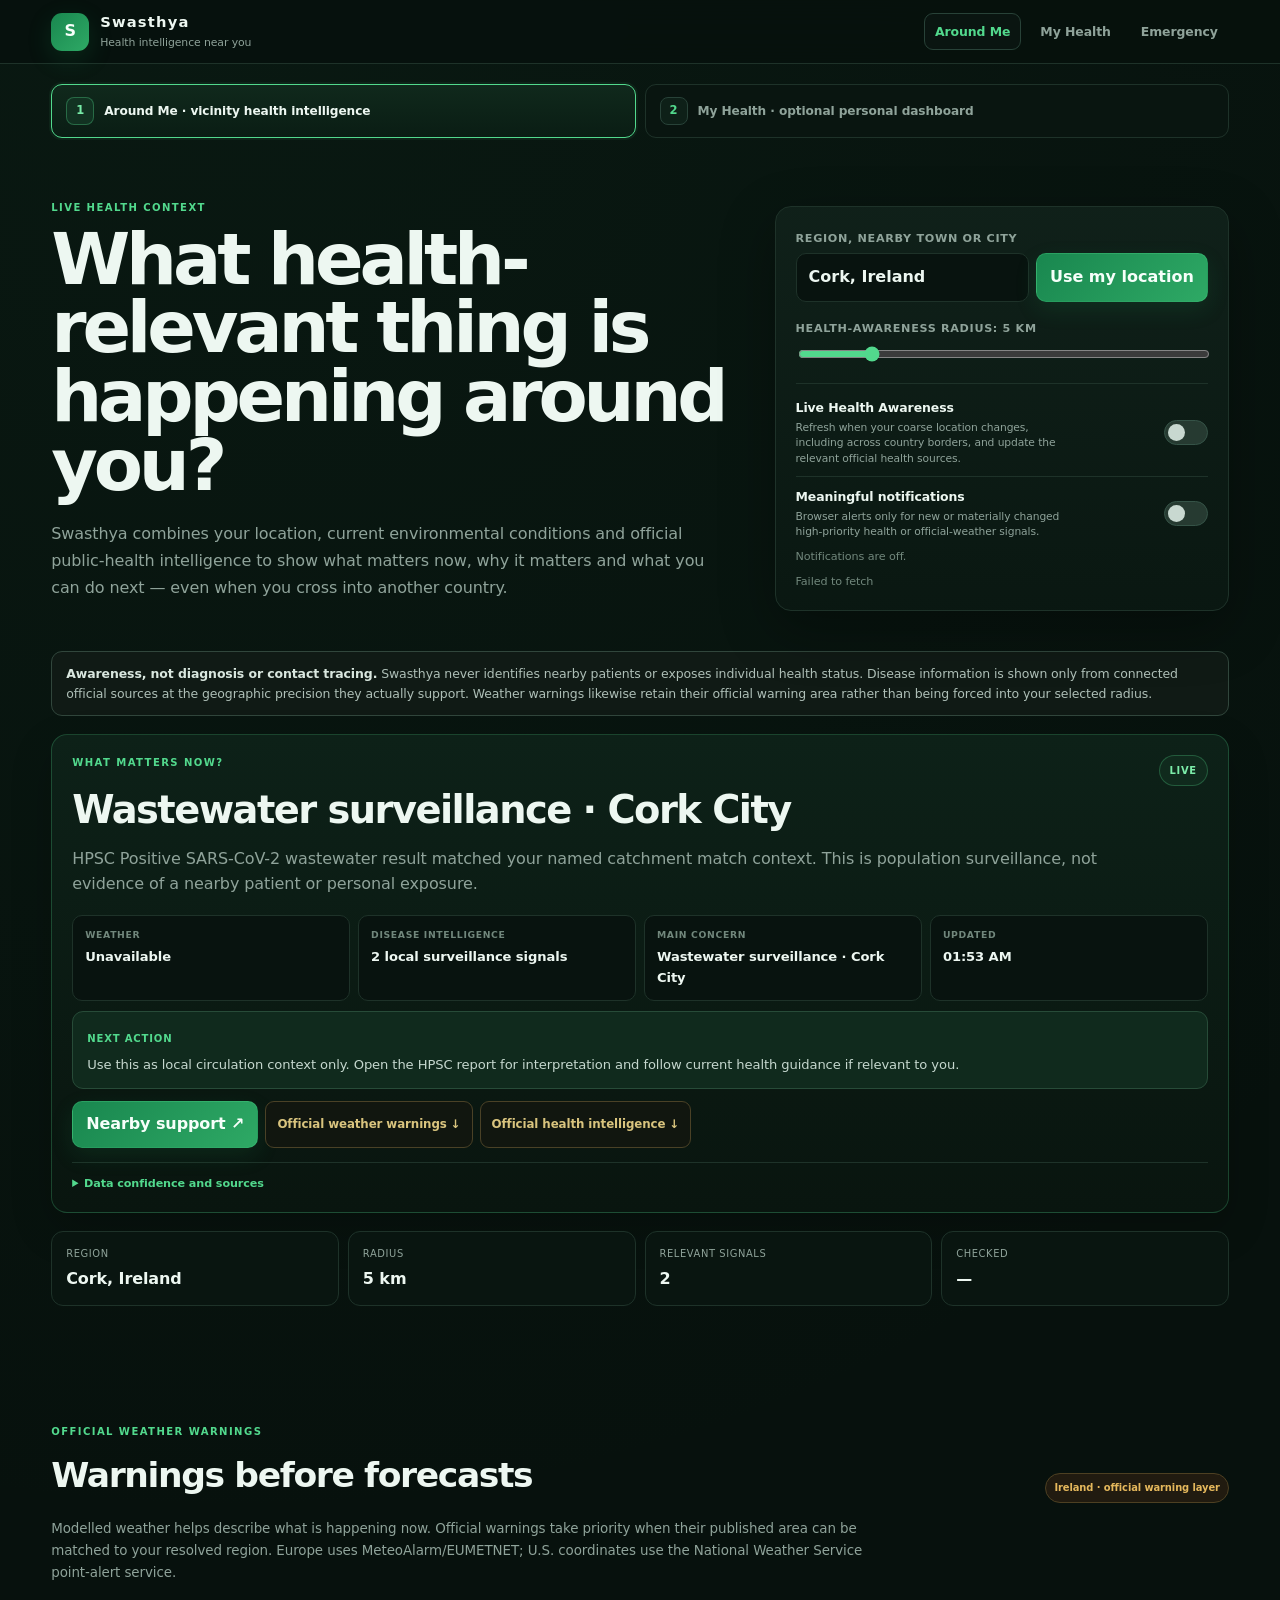
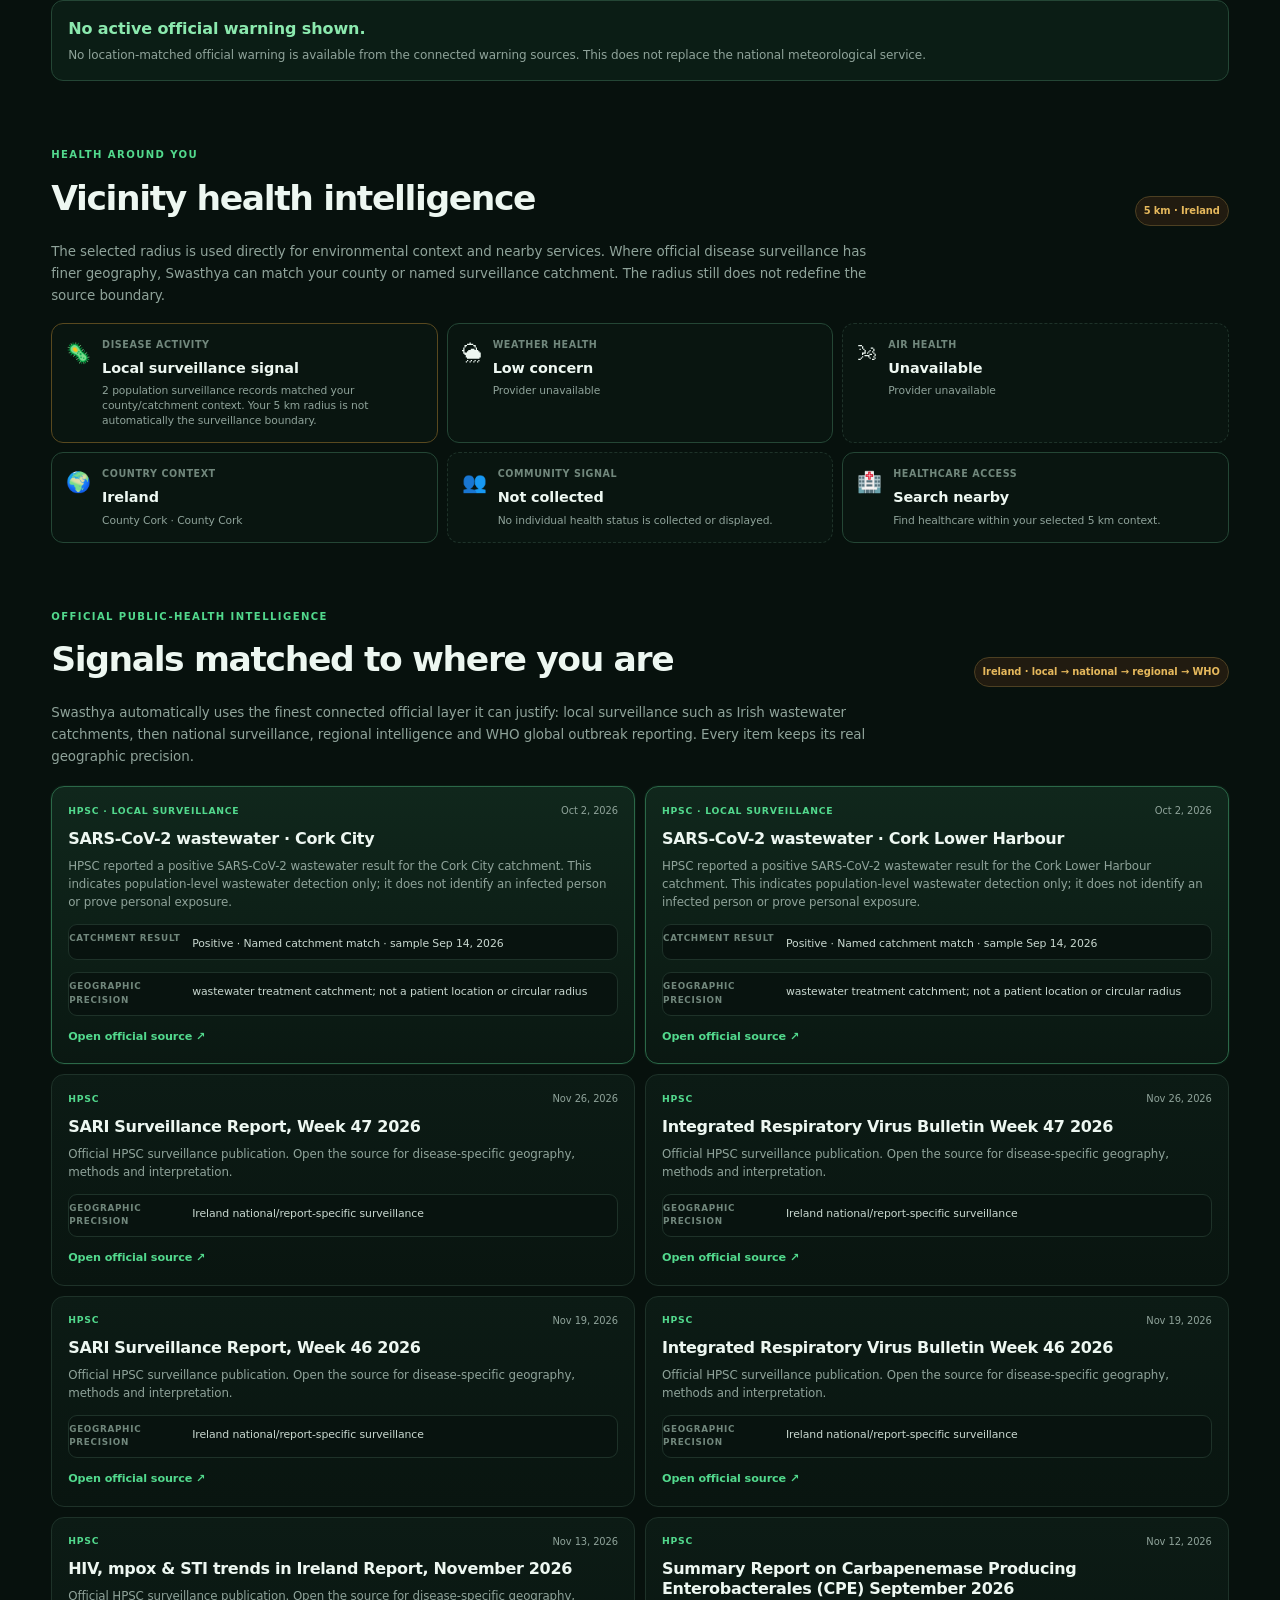
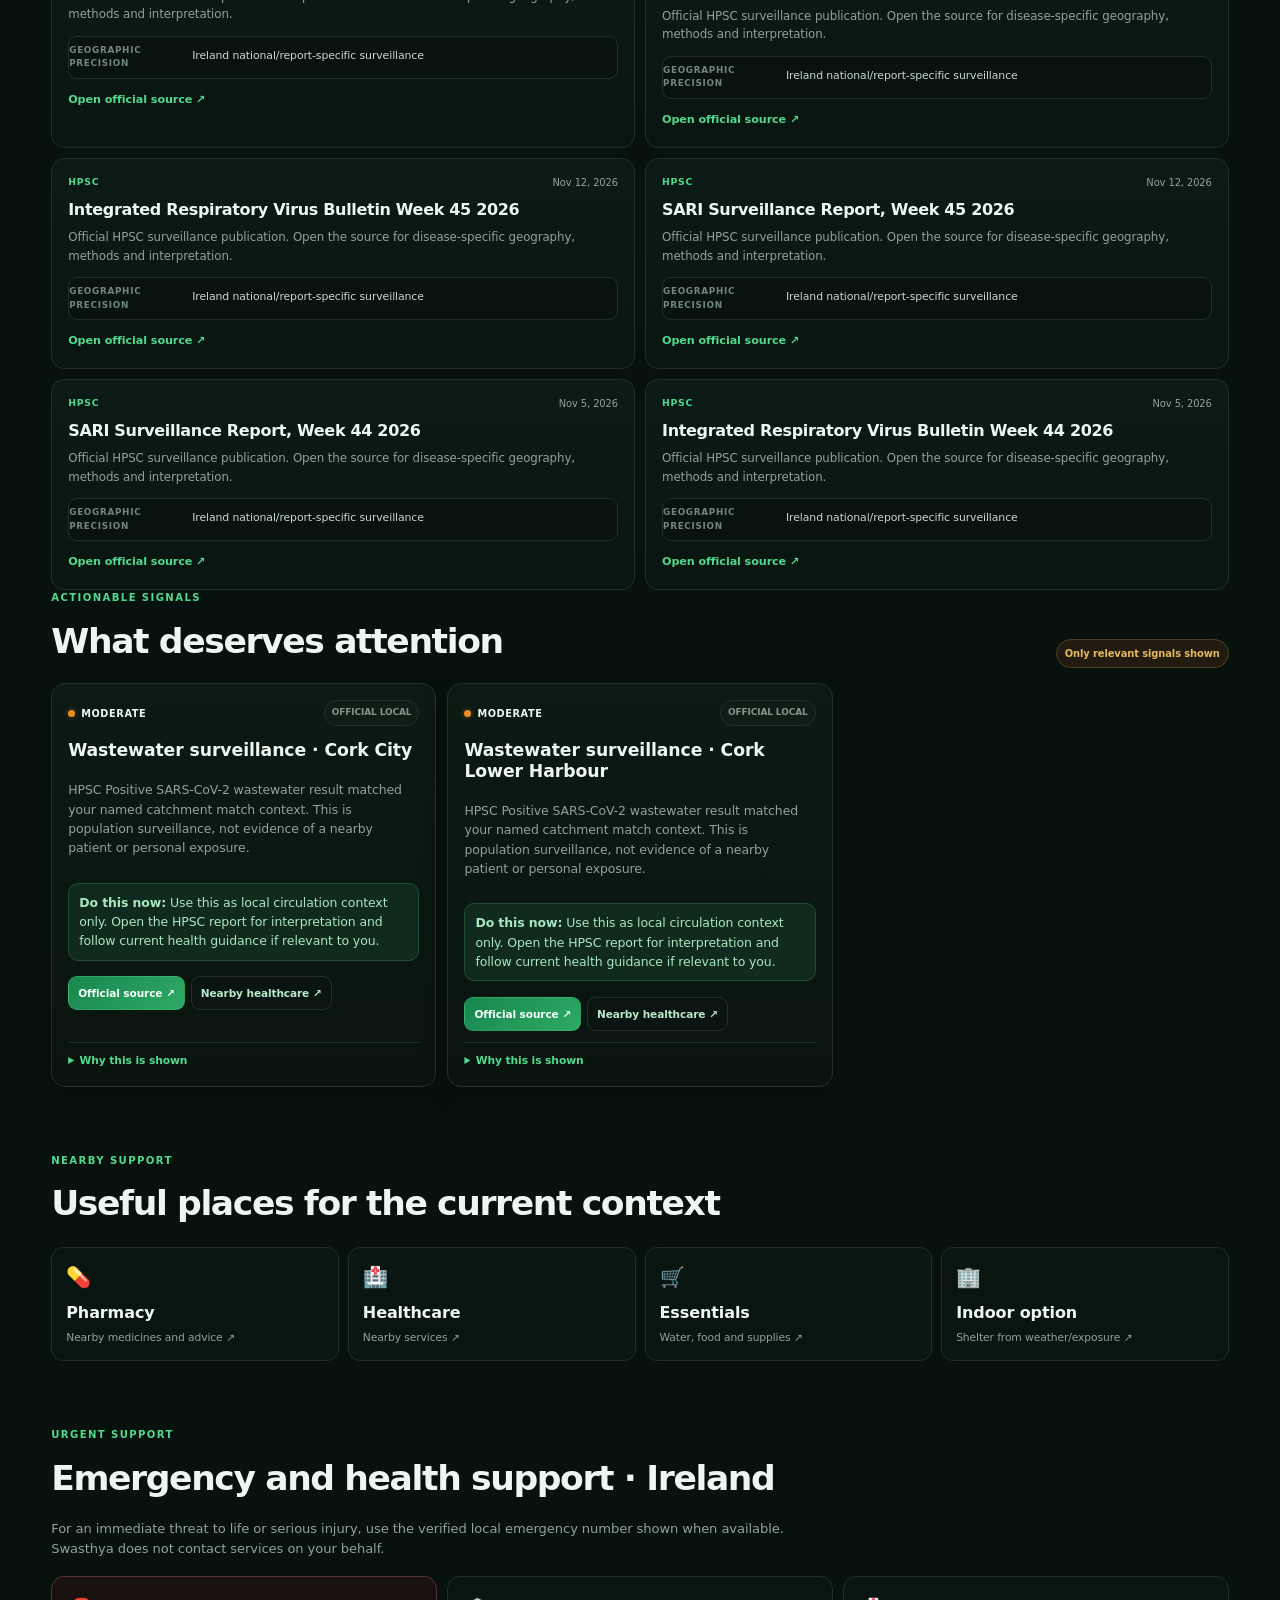
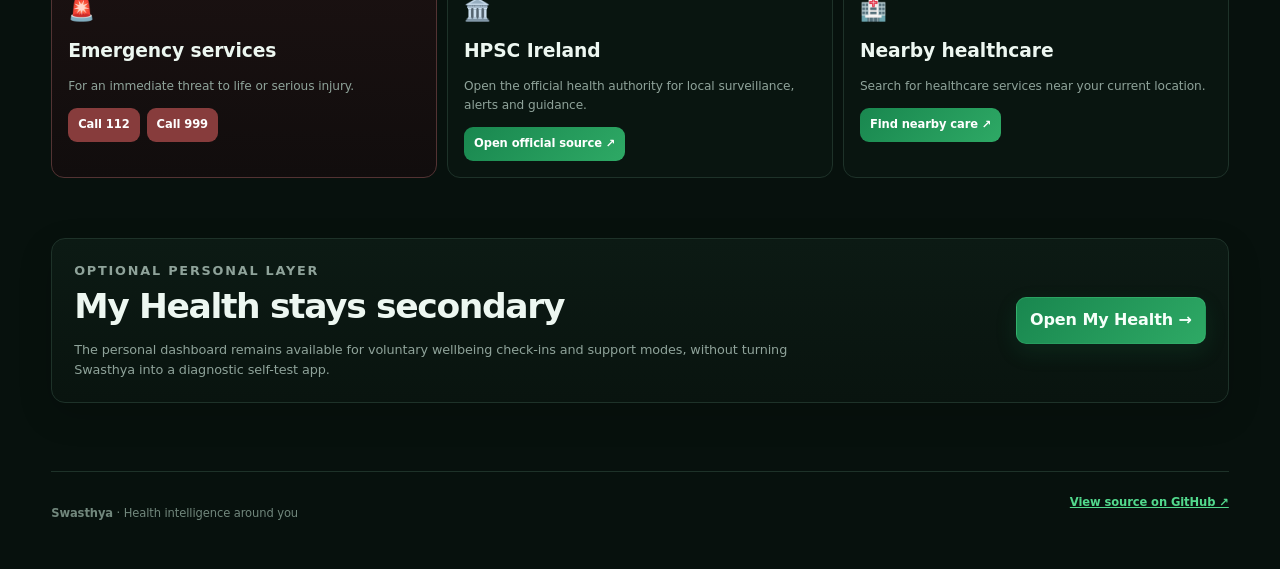
<file: index.html>
<!doctype html>
<html lang="en">
<head>
  <meta charset="utf-8">
  <meta name="viewport" content="width=device-width, initial-scale=1">
  <meta name="description" content="Swasthya — live, country-aware health context and vicinity health intelligence.">
  <title>Swasthya | Health Around Me</title>
  <link rel="stylesheet" href="styles.css">
  <link rel="stylesheet" href="page-layout.css">
  <link rel="stylesheet" href="public-health.css">
  <link rel="stylesheet" href="weather-alerts.css">
</head>
<body>
  <header class="topbar">
    <a class="brand" href="index.html" aria-label="Swasthya home"><span class="brand-mark">S</span><span><strong>Swasthya</strong><small>Health intelligence near you</small></span></a>
    <nav aria-label="Main navigation"><a class="active-nav" href="index.html">Around Me</a><a href="dashboard.html">My Health</a><a href="#emergency">Emergency</a></nav>
  </header>

  <main>
    <section class="page-switch" aria-label="Application sections"><a class="page-switch-link active" href="index.html"><strong>1</strong><span>Around Me · vicinity health intelligence</span></a><a class="page-switch-link" href="dashboard.html"><strong>2</strong><span>My Health · optional personal dashboard</span></a></section>

    <section class="hero" id="overview">
      <div><p class="eyebrow">LIVE HEALTH CONTEXT</p><h1>What health-relevant thing is happening around you?</h1><p class="lead">Swasthya combines your location, current environmental conditions and official public-health intelligence to show what matters now, why it matters and what you can do next — even when you cross into another country.</p></div>
      <div class="location-panel">
        <label for="location">Region, nearby town or city</label>
        <div class="input-row"><input id="location" value="Cork, Ireland" aria-label="Region, nearby town or city"><button id="locateButton" type="button">Use my location</button></div>
        <label for="radius">Health-awareness radius: <strong><span id="radiusValue">5</span> km</strong></label><input id="radius" type="range" min="1" max="25" value="5">
        <div class="notification-row"><div><strong>Live Health Awareness</strong><small>Refresh when your coarse location changes, including across country borders, and update the relevant official health sources.</small></div><label class="switch" aria-label="Enable live health awareness"><input id="liveToggle" type="checkbox"><span class="slider"></span></label></div>
        <div class="notification-row compact-row"><div><strong>Meaningful notifications</strong><small>Browser alerts only for new or materially changed high-priority health or official-weather signals.</small></div><label class="switch" aria-label="Enable notifications"><input id="notificationToggle" type="checkbox"><span class="slider"></span></label></div>
        <p id="notificationStatus" class="privacy-note">Notifications are off.</p><p id="locationStatus" class="privacy-note">Location is optional. When enabled, coordinates are sent to selected data providers for weather, air and country lookup; Swasthya does not store them on this static site.</p>
      </div>
    </section>

    <section class="notice" role="note"><strong>Awareness, not diagnosis or contact tracing.</strong> Swasthya never identifies nearby patients or exposes individual health status. Disease information is shown only from connected official sources at the geographic precision they actually support. Weather warnings likewise retain their official warning area rather than being forced into your selected radius.</section>

    <section class="live-context" aria-live="polite">
      <div class="context-head"><div><p class="eyebrow">WHAT MATTERS NOW?</p><h2 id="contextTitle">Waiting for live location</h2><p id="contextSummary">Use your location to load current health-relevant conditions, official weather warnings and public-health intelligence.</p></div><div class="context-badge" id="contextBadge">NOT LIVE</div></div>
      <div class="context-facts" id="contextFacts"><div><span>Weather</span><strong>—</strong></div><div><span>Disease intelligence</span><strong>—</strong></div><div><span>Main concern</span><strong>—</strong></div><div><span>Updated</span><strong>—</strong></div></div>
      <div class="context-action" id="contextAction"><strong>Next action</strong><p>No live health action is available yet.</p></div>
      <div class="context-links"><a id="supportLink" class="button-link" href="https://www.google.com/maps/search/pharmacy+near+Cork+Ireland" target="_blank" rel="noopener">Nearby support ↗</a><a class="secondary-link" href="#official-weather">Official weather warnings ↓</a><a class="secondary-link" href="#official-health">Official health intelligence ↓</a></div>
      <details class="context-details"><summary>Data confidence and sources</summary><div id="contextProvenance" class="provenance-grid"><div><span>Location</span><strong>Not resolved</strong></div><div><span>Weather</span><strong>Not loaded</strong></div><div><span>Public health</span><strong>Official feed cache loading</strong></div></div></details>
    </section>

    <section class="metrics" aria-label="Location awareness summary"><article><span>Region</span><strong id="areaMetric">Cork, Ireland</strong></article><article><span>Radius</span><strong id="radiusMetric">5 km</strong></article><article><span>Relevant signals</span><strong id="signalMetric">0</strong></article><article><span>Checked</span><strong id="checkedMetric">—</strong></article></section>

    <section id="official-weather" class="section-block"><div class="section-heading"><div><p class="eyebrow">OFFICIAL WEATHER WARNINGS</p><h2>Warnings before forecasts</h2></div><span id="weatherWarningMeta" class="demo-badge">Resolving country…</span></div><p class="section-intro">Modelled weather helps describe what is happening now. Official warnings take priority when their published area can be matched to your resolved region. Europe uses MeteoAlarm/EUMETNET; U.S. coordinates use the National Weather Service point-alert service.</p><div id="weatherWarningGrid" class="weather-warning-grid" aria-live="polite"></div></section>

    <section class="section-block health-around"><div class="section-heading"><div><p class="eyebrow">HEALTH AROUND YOU</p><h2>Vicinity health intelligence</h2></div><span id="proximityBadge" class="demo-badge">Waiting for location</span></div><p class="section-intro">The selected radius is used directly for environmental context and nearby services. Where official disease surveillance has finer geography, Swasthya can match your county or named surveillance catchment. The radius still does not redefine the source boundary.</p><div id="vicinityGrid" class="vicinity-grid" aria-live="polite"></div></section>

    <section id="official-health" class="section-block"><div class="section-heading"><div><p class="eyebrow">OFFICIAL PUBLIC-HEALTH INTELLIGENCE</p><h2>Signals matched to where you are</h2></div><span id="publicHealthMeta" class="demo-badge">Resolving country…</span></div><p class="section-intro">Swasthya automatically uses the finest connected official layer it can justify: local surveillance such as Irish wastewater catchments, then national surveillance, regional intelligence and WHO global outbreak reporting. Every item keeps its real geographic precision.</p><div id="publicHealthGrid" class="public-health-grid" aria-live="polite"></div></section>

    <section id="alerts" class="section-heading"><div><p class="eyebrow">ACTIONABLE SIGNALS</p><h2>What deserves attention</h2></div><span class="demo-badge">Only relevant signals shown</span></section>
    <section id="alertGrid" class="alert-grid" aria-live="polite"></section>

    <section class="section-block"><p class="eyebrow">NEARBY SUPPORT</p><h2>Useful places for the current context</h2><div class="support-grid"><a id="pharmacyLink" href="https://www.google.com/maps/search/pharmacy+near+Cork+Ireland" target="_blank" rel="noopener"><span>💊</span><strong>Pharmacy</strong><small>Nearby medicines and advice ↗</small></a><a id="healthcareLink" href="https://www.google.com/maps/search/healthcare+near+Cork+Ireland" target="_blank" rel="noopener"><span>🏥</span><strong>Healthcare</strong><small>Nearby services ↗</small></a><a id="essentialsLink" href="https://www.google.com/maps/search/grocery+near+Cork+Ireland" target="_blank" rel="noopener"><span>🛒</span><strong>Essentials</strong><small>Water, food and supplies ↗</small></a><a id="indoorLink" href="https://www.google.com/maps/search/indoor+public+places+near+Cork+Ireland" target="_blank" rel="noopener"><span>🏢</span><strong>Indoor option</strong><small>Shelter from weather/exposure ↗</small></a></div></section>

    <section id="emergency" class="section-block emergency-section"><p class="eyebrow">URGENT SUPPORT</p><h2 id="emergencyHeading">Emergency and health support</h2><p id="emergencyIntro" class="emergency-intro">Swasthya will show a verified emergency number when one is available for the resolved country.</p><div class="emergency-grid"><article class="emergency-card critical-card"><span>🚨</span><h3>Emergency services</h3><p>For an immediate threat to life or serious injury.</p><div id="emergencyNumbers" class="contact-actions"><span class="emergency-unverified">Resolving local emergency information…</span></div></article><article class="emergency-card"><span>🏛️</span><h3 id="emergencyAuthorityName">National health authority</h3><p>Open the official health authority for local surveillance, alerts and guidance.</p><div class="contact-actions"><a id="emergencyAuthorityLink" href="https://www.who.int/" target="_blank" rel="noopener">Open official source ↗</a></div></article><article class="emergency-card"><span>🏥</span><h3>Nearby healthcare</h3><p>Search for healthcare services near your current location.</p><div class="contact-actions"><a href="https://www.google.com/maps/search/urgent+healthcare" target="_blank" rel="noopener">Find nearby care ↗</a></div></article></div></section>

    <section class="section-block page-cta"><div><p class="eyebrow">OPTIONAL PERSONAL LAYER</p><h2>My Health stays secondary</h2><p>The personal dashboard remains available for voluntary wellbeing check-ins and support modes, without turning Swasthya into a diagnostic self-test app.</p></div><a class="button-link" href="dashboard.html">Open My Health →</a></section>
  </main>

  <footer><p><strong>Swasthya</strong> · Health intelligence around you</p><a href="https://github.com/Utpal-Mishra/Swasthya" target="_blank" rel="noopener">View source on GitHub ↗</a></footer>
  <script src="app.js"></script>
  <script src="proximity-health.js"></script>
  <script src="weather-alerts.js"></script>
</body>
</html>
</file>
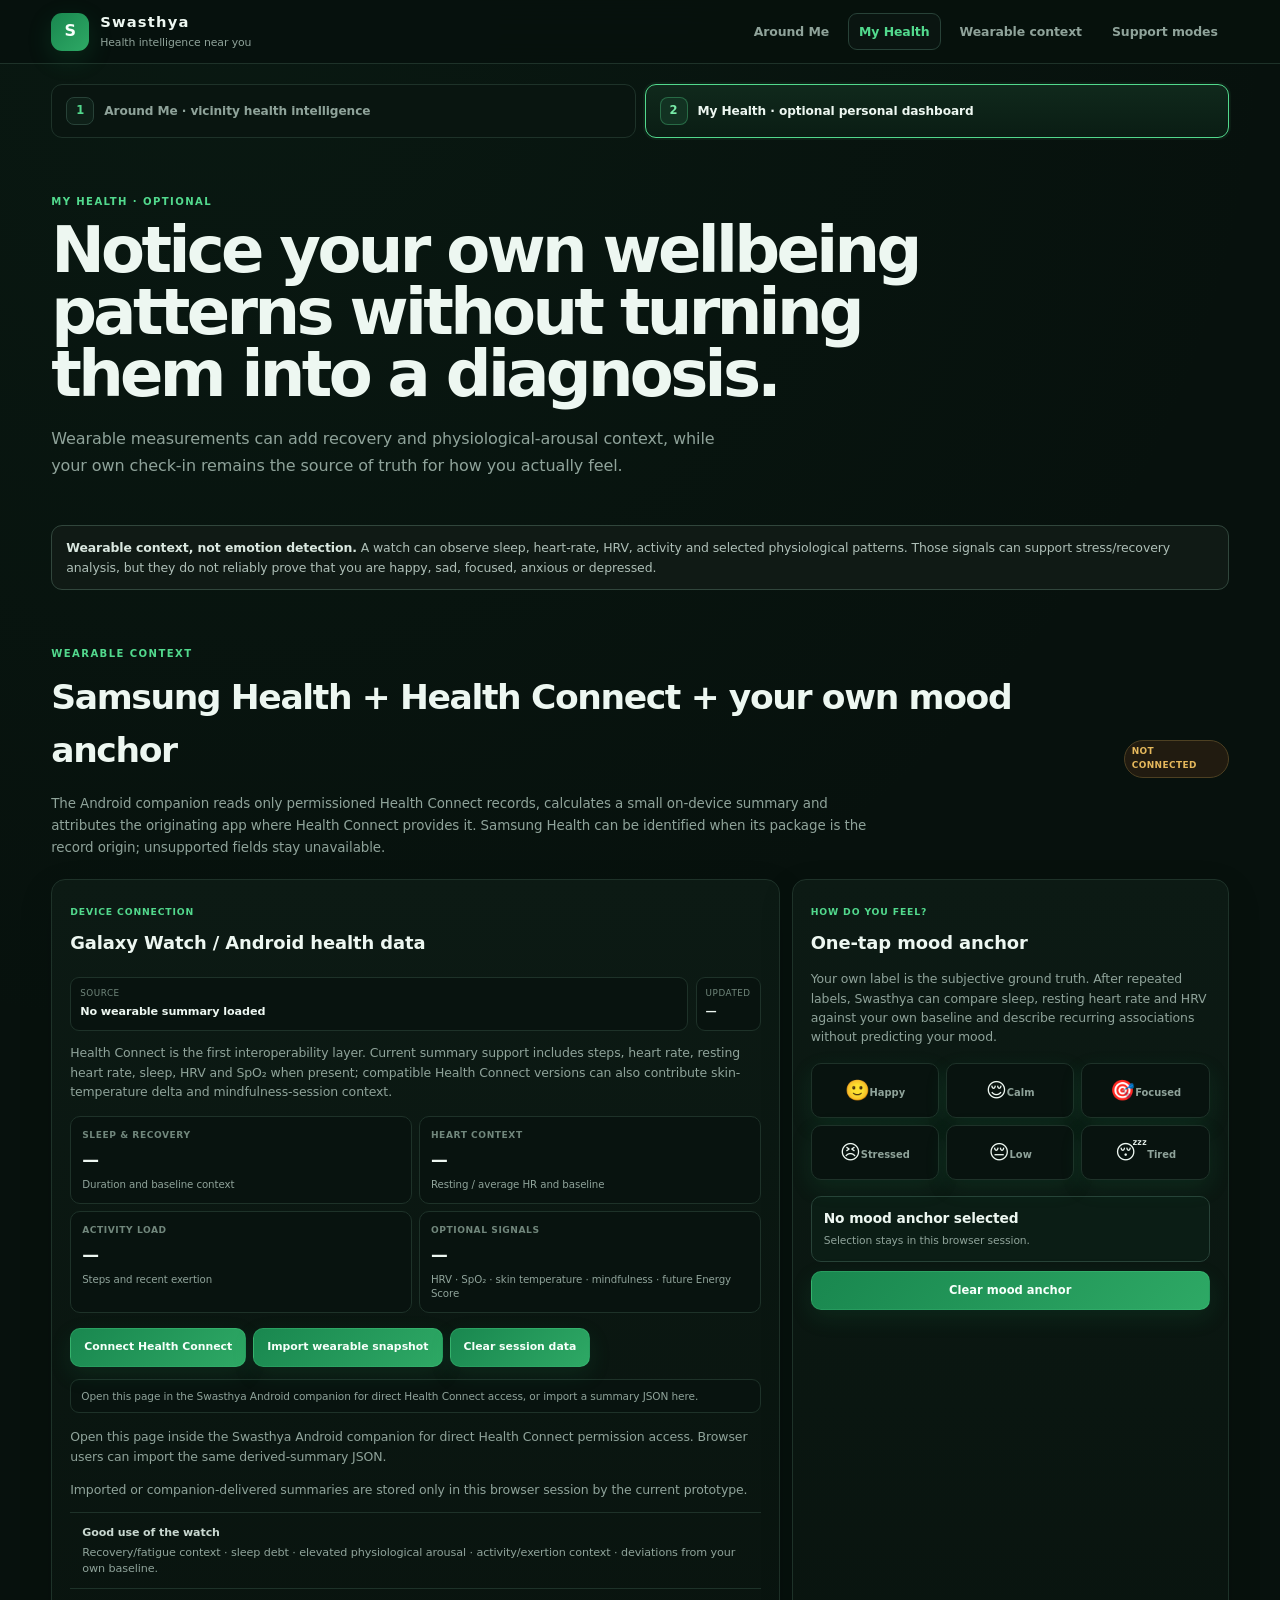
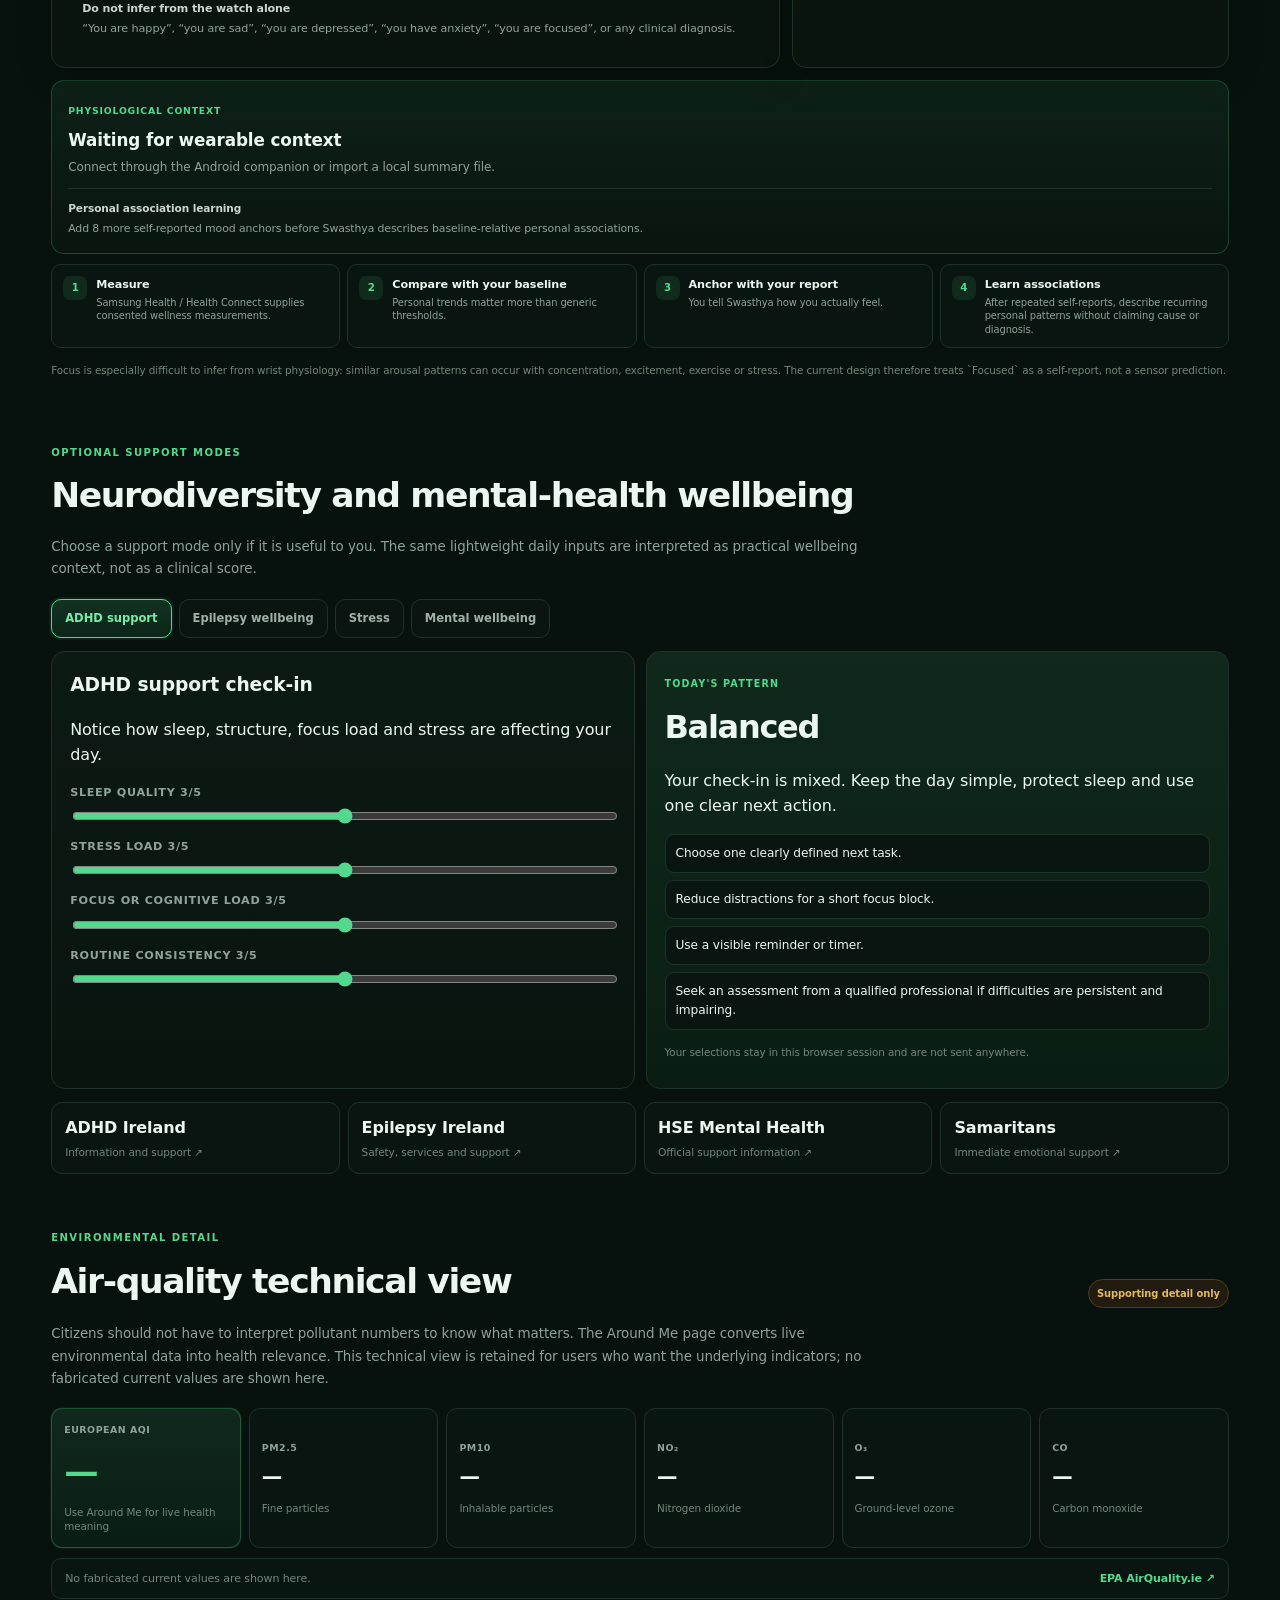
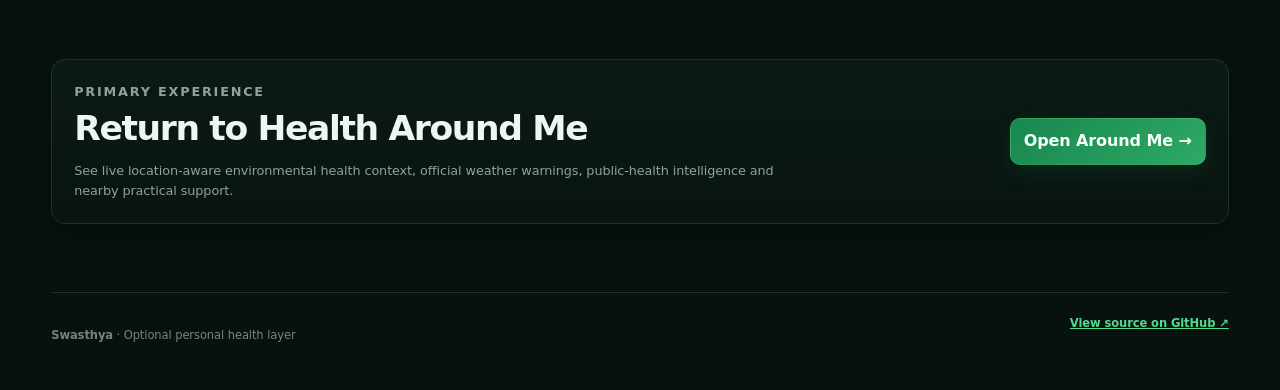
<file: dashboard.html>
<!doctype html>
<html lang="en">
<head>
  <meta charset="utf-8">
  <meta name="viewport" content="width=device-width, initial-scale=1">
  <meta name="description" content="Swasthya — optional personal health and wellbeing dashboard.">
  <title>Swasthya | My Health</title>
  <link rel="stylesheet" href="styles.css">
  <link rel="stylesheet" href="page-layout.css">
</head>
<body>
  <header class="topbar">
    <a class="brand" href="index.html" aria-label="Swasthya home"><span class="brand-mark">S</span><span><strong>Swasthya</strong><small>Health intelligence near you</small></span></a>
    <nav aria-label="Main navigation"><a href="index.html">Around Me</a><a class="active-nav" href="dashboard.html">My Health</a><a href="#wearable-context">Wearable context</a><a href="#neuro-health">Support modes</a></nav>
  </header>

  <main>
    <section class="page-switch" aria-label="Application sections"><a class="page-switch-link" href="index.html"><strong>1</strong><span>Around Me · vicinity health intelligence</span></a><a class="page-switch-link active" href="dashboard.html"><strong>2</strong><span>My Health · optional personal dashboard</span></a></section>

    <section class="dashboard-hero"><p class="eyebrow">MY HEALTH · OPTIONAL</p><h1>Notice your own wellbeing patterns without turning them into a diagnosis.</h1><p class="lead">Wearable measurements can add recovery and physiological-arousal context, while your own check-in remains the source of truth for how you actually feel.</p></section>

    <section class="notice" role="note"><strong>Wearable context, not emotion detection.</strong> A watch can observe sleep, heart-rate, HRV, activity and selected physiological patterns. Those signals can support stress/recovery analysis, but they do not reliably prove that you are happy, sad, focused, anxious or depressed.</section>

    <section id="wearable-context" class="section-block dashboard-section">
      <div class="section-heading"><div><p class="eyebrow">WEARABLE CONTEXT</p><h2>Samsung Health + Health Connect + your own mood anchor</h2></div><span id="wearableConnectionStatus" class="status-pill ageing">NOT CONNECTED</span></div>
      <p class="section-intro">The Android companion reads only permissioned Health Connect records, calculates a small on-device summary and attributes the originating app where Health Connect provides it. Samsung Health can be identified when its package is the record origin; unsupported fields stay unavailable.</p>

      <div class="wearable-layout">
        <article class="wearable-status-card">
          <div class="wearable-card-head"><div><span class="wearable-label">DEVICE CONNECTION</span><h3>Galaxy Watch / Android health data</h3></div></div>
          <div class="wearable-meta"><div><span>Source</span><strong id="wearableSource">No wearable summary loaded</strong></div><div><span>Updated</span><strong id="wearableUpdated">—</strong></div></div>
          <p>Health Connect is the first interoperability layer. Current summary support includes steps, heart rate, resting heart rate, sleep, HRV and SpO₂ when present; compatible Health Connect versions can also contribute skin-temperature delta and mindfulness-session context.</p>
          <div class="wearable-signal-grid">
            <div><span>Sleep & recovery</span><strong id="wearableSleep">—</strong><small>Duration and baseline context</small></div>
            <div><span>Heart context</span><strong id="wearableHeart">—</strong><small>Resting / average HR and baseline</small></div>
            <div><span>Activity load</span><strong id="wearableActivity">—</strong><small>Steps and recent exertion</small></div>
            <div><span>Optional signals</span><strong id="wearableOptional">—</strong><small>HRV · SpO₂ · skin temperature · mindfulness · future Energy Score</small></div>
          </div>
          <div class="wearable-controls"><button id="connectHealthConnect" type="button" class="button-link" hidden>Connect Health Connect</button><input id="wearableFileInput" type="file" accept="application/json,.json" hidden><button id="importWearableSnapshot" type="button" class="secondary">Import wearable snapshot</button><button id="clearWearableSnapshot" type="button" class="secondary">Clear session data</button></div>
          <p id="nativeHealthStatus" class="local-note">Open this page inside the Swasthya Android companion for direct Health Connect permission access. Browser users can import the same derived-summary JSON.</p>
          <p class="local-note">Imported or companion-delivered summaries are stored only in this browser session by the current prototype.</p>
          <div class="wearable-boundary"><strong>Good use of the watch</strong><span>Recovery/fatigue context · sleep debt · elevated physiological arousal · activity/exertion context · deviations from your own baseline.</span></div>
          <div class="wearable-boundary"><strong>Do not infer from the watch alone</strong><span>“You are happy”, “you are sad”, “you are depressed”, “you have anxiety”, “you are focused”, or any clinical diagnosis.</span></div>
        </article>

        <article class="mood-anchor-card">
          <span class="wearable-label">HOW DO YOU FEEL?</span><h3>One-tap mood anchor</h3><p>Your own label is the subjective ground truth. After repeated labels, Swasthya can compare sleep, resting heart rate and HRV against your own baseline and describe recurring associations without predicting your mood.</p>
          <div class="mood-anchor-grid" role="group" aria-label="Choose how you feel right now">
            <button type="button" class="mood-anchor" data-mood="Happy">🙂<span>Happy</span></button>
            <button type="button" class="mood-anchor" data-mood="Calm">😌<span>Calm</span></button>
            <button type="button" class="mood-anchor" data-mood="Focused">🎯<span>Focused</span></button>
            <button type="button" class="mood-anchor" data-mood="Stressed">😣<span>Stressed</span></button>
            <button type="button" class="mood-anchor" data-mood="Low">😔<span>Low</span></button>
            <button type="button" class="mood-anchor" data-mood="Tired">😴<span>Tired</span></button>
          </div>
          <div id="moodAnchorResult" class="mood-result" aria-live="polite"><strong>No mood anchor selected</strong><span>Selection stays in this browser session.</span></div>
          <button id="clearMoodAnchor" class="secondary mood-clear" type="button">Clear mood anchor</button>
        </article>
      </div>

      <div class="wearable-context-output" aria-live="polite"><span class="wearable-label">PHYSIOLOGICAL CONTEXT</span><h3 id="wearableContextTitle">Waiting for wearable context</h3><p id="wearableContextText">Connect through the Android companion or import a local summary file.</p><ul id="wearableContributors"></ul><div class="wearable-association"><strong>Personal association learning</strong><span id="wearableAssociation">Add self-reported mood anchors before Swasthya describes any personal association.</span></div></div>

      <div class="wearable-explain-grid">
        <article><span>1</span><div><strong>Measure</strong><small>Samsung Health / Health Connect supplies consented wellness measurements.</small></div></article>
        <article><span>2</span><div><strong>Compare with your baseline</strong><small>Personal trends matter more than generic thresholds.</small></div></article>
        <article><span>3</span><div><strong>Anchor with your report</strong><small>You tell Swasthya how you actually feel.</small></div></article>
        <article><span>4</span><div><strong>Learn associations</strong><small>After repeated self-reports, describe recurring personal patterns without claiming cause or diagnosis.</small></div></article>
      </div>
      <p class="local-note">Focus is especially difficult to infer from wrist physiology: similar arousal patterns can occur with concentration, excitement, exercise or stress. The current design therefore treats `Focused` as a self-report, not a sensor prediction.</p>
    </section>

    <section id="neuro-health" class="section-block dashboard-section">
      <p class="eyebrow">OPTIONAL SUPPORT MODES</p><h2>Neurodiversity and mental-health wellbeing</h2>
      <p class="section-intro">Choose a support mode only if it is useful to you. The same lightweight daily inputs are interpreted as practical wellbeing context, not as a clinical score.</p>
      <div class="condition-tabs" role="tablist" aria-label="Choose an insight area"><button class="condition-tab active" data-condition="adhd" type="button">ADHD support</button><button class="condition-tab" data-condition="epilepsy" type="button">Epilepsy wellbeing</button><button class="condition-tab" data-condition="stress" type="button">Stress</button><button class="condition-tab" data-condition="mental" type="button">Mental wellbeing</button></div>
      <div class="insight-dashboard">
        <article class="checkin-panel"><h3 id="conditionTitle">ADHD support check-in</h3><p id="conditionDescription">Notice how sleep, structure, focus load and stress are affecting your day.</p>
          <label>Sleep quality <output id="sleepValue">3</output>/5<input class="checkin-range" id="sleepRange" type="range" min="1" max="5" value="3"></label>
          <label>Stress load <output id="stressValue">3</output>/5<input class="checkin-range" id="stressRange" type="range" min="1" max="5" value="3"></label>
          <label>Focus or cognitive load <output id="focusValue">3</output>/5<input class="checkin-range" id="focusRange" type="range" min="1" max="5" value="3"></label>
          <label>Routine consistency <output id="routineValue">3</output>/5<input class="checkin-range" id="routineRange" type="range" min="1" max="5" value="3"></label>
        </article>
        <article class="insight-panel"><span class="insight-score-label">TODAY'S PATTERN</span><strong id="insightScore">Balanced</strong><p id="insightText">Your check-in is mixed. Keep the day simple, protect sleep and use one clear next action.</p><div id="conditionActions" class="action-list"></div><p class="local-note">Your selections stay in this browser session and are not sent anywhere.</p></article>
      </div>
      <div class="condition-resource-grid"><a href="https://adhdireland.ie/" target="_blank" rel="noopener"><strong>ADHD Ireland</strong><span>Information and support ↗</span></a><a href="https://www.epilepsy.ie/" target="_blank" rel="noopener"><strong>Epilepsy Ireland</strong><span>Safety, services and support ↗</span></a><a href="https://www2.hse.ie/mental-health/" target="_blank" rel="noopener"><strong>HSE Mental Health</strong><span>Official support information ↗</span></a><a href="https://www.samaritans.org/ireland/samaritans-ireland/" target="_blank" rel="noopener"><strong>Samaritans</strong><span>Immediate emotional support ↗</span></a></div>
    </section>

    <section id="air-quality" class="section-block dashboard-section">
      <div class="section-heading"><div><p class="eyebrow">ENVIRONMENTAL DETAIL</p><h2>Air-quality technical view</h2></div><span class="demo-badge">Supporting detail only</span></div>
      <p class="section-intro">Citizens should not have to interpret pollutant numbers to know what matters. The Around Me page converts live environmental data into health relevance. This technical view is retained for users who want the underlying indicators; no fabricated current values are shown here.</p>
      <div class="kpi-matrix" aria-label="Air quality KPI matrix"><article class="kpi-card primary-kpi"><span>European AQI</span><strong>—</strong><small>Use Around Me for live health meaning</small></article><article class="kpi-card"><span>PM2.5</span><strong>—</strong><small>Fine particles</small></article><article class="kpi-card"><span>PM10</span><strong>—</strong><small>Inhalable particles</small></article><article class="kpi-card"><span>NO₂</span><strong>—</strong><small>Nitrogen dioxide</small></article><article class="kpi-card"><span>O₃</span><strong>—</strong><small>Ground-level ozone</small></article><article class="kpi-card"><span>CO</span><strong>—</strong><small>Carbon monoxide</small></article></div>
      <div class="source-strip"><span>No fabricated current values are shown here.</span><a href="https://airquality.ie/" target="_blank" rel="noopener">EPA AirQuality.ie ↗</a></div>
    </section>

    <section class="section-block page-cta"><div><p class="eyebrow">PRIMARY EXPERIENCE</p><h2>Return to Health Around Me</h2><p>See live location-aware environmental health context, official weather warnings, public-health intelligence and nearby practical support.</p></div><a class="button-link" href="index.html">Open Around Me →</a></section>
  </main>

  <footer><p><strong>Swasthya</strong> · Optional personal health layer</p><a href="https://github.com/Utpal-Mishra/Swasthya" target="_blank" rel="noopener">View source on GitHub ↗</a></footer>
  <script src="wearable-bridge.js"></script>
  <script src="dashboard.js"></script>
</body>
</html>
</file>
<file: styles.css>
:root{--ink:#edf7f1;--muted:#8fa39a;--green:#52d98d;--green-strong:#31b76e;--green-dim:#102b1d;--bg:#07110d;--panel:#0b1712;--panel-2:#0e1d17;--panel-3:#091510;--line:#1e3229;--amber:#e5b85c;--red:#ff7d7d;--blue:#79bdf2;--violet:#b39cff;--shadow:0 18px 55px rgba(0,0,0,.32);--glow:0 0 0 1px rgba(82,217,141,.10),0 16px 45px rgba(0,0,0,.28)}*{box-sizing:border-box}html{scroll-behavior:smooth}body{margin:0;background:radial-gradient(circle at 18% 0%,rgba(27,86,56,.11),transparent 28%),var(--bg);color:var(--ink);font-family:Inter,ui-sans-serif,system-ui,-apple-system,BlinkMacSystemFont,"Segoe UI",sans-serif;line-height:1.55;letter-spacing:-.006em}a{color:inherit}button,input{font:inherit}.topbar{position:sticky;top:0;z-index:1000;display:flex;justify-content:space-between;align-items:center;min-height:64px;padding:0 max(4vw,20px);background:rgba(7,17,13,.94);backdrop-filter:blur(16px);border-bottom:1px solid var(--line)}.brand{display:flex;align-items:center;gap:11px;text-decoration:none}.brand-mark{display:grid;place-items:center;width:38px;height:38px;border-radius:11px;background:linear-gradient(135deg,#19874f,#2ea965);color:#f6fffa;font-size:1rem;font-weight:850;box-shadow:0 8px 24px rgba(30,150,88,.18)}.brand strong{display:block;font-weight:800;letter-spacing:.08em;font-size:.92rem}.brand small{display:block;color:var(--muted);font-size:.68rem;margin-top:1px}.topbar nav{display:flex;gap:8px}.topbar nav a{text-decoration:none;color:var(--muted);font-weight:650;font-size:.78rem;padding:8px 10px;border:1px solid transparent;border-radius:9px}.topbar nav a:hover{color:var(--ink);border-color:var(--line);background:#0a1511}main{width:min(1240px,92vw);margin:auto}.hero{display:grid;grid-template-columns:1.2fr .8fr;gap:42px;align-items:center;padding:62px 0 34px}.eyebrow{margin:0 0 9px;color:var(--green);font-size:.63rem;font-weight:800;letter-spacing:.14em;text-transform:uppercase}.hero h1,.dashboard-hero h1{font-size:clamp(2.5rem,5.6vw,5rem);letter-spacing:-.058em;line-height:.96;margin:0;max-width:880px;font-weight:720}.lead{font-size:1rem;color:var(--muted);max-width:690px;margin-top:20px;line-height:1.7}.location-panel{background:linear-gradient(180deg,rgba(16,33,26,.98),rgba(10,24,18,.98));padding:20px;border:1px solid var(--line);border-radius:16px;box-shadow:var(--shadow)}label{display:block;font-size:.7rem;font-weight:700;margin:3px 0 6px;color:var(--muted);text-transform:uppercase;letter-spacing:.06em}.input-row{display:flex;gap:7px;margin-bottom:18px}#location{width:100%;border:1px solid var(--line);padding:11px 12px;border-radius:10px;background:#08130f;color:var(--ink);outline:none;font-weight:600}#location:focus{border-color:var(--green);box-shadow:0 0 0 3px rgba(82,217,141,.10)}button,.button-link{border:1px solid rgba(82,217,141,.22);background:linear-gradient(135deg,#19874f,#2ea965);color:#f6fffa;padding:10px 13px;border-radius:10px;font-weight:700;cursor:pointer;white-space:nowrap;text-decoration:none;display:inline-flex;align-items:center;justify-content:center;box-shadow:0 8px 22px rgba(30,150,88,.14);transition:transform .18s ease,filter .18s ease,border-color .18s ease}button:hover,.button-link:hover{filter:brightness(1.07);transform:translateY(-1px)}input[type=range]{width:100%;accent-color:var(--green)}.privacy-note{font-size:.7rem;color:#71877c;margin:8px 0 0}.notification-row{display:flex;justify-content:space-between;align-items:center;gap:16px;padding-top:14px;margin-top:14px;border-top:1px solid var(--line)}.notification-row strong,.notification-row small{display:block}.notification-row strong{font-size:.78rem}.notification-row small{color:var(--muted);font-size:.67rem;max-width:280px;margin-top:2px;line-height:1.45}.switch{position:relative;display:inline-block;width:44px;height:25px;margin:0;flex:0 0 auto}.switch input{opacity:0;width:0;height:0}.slider{position:absolute;cursor:pointer;inset:0;background:#263a31;border-radius:999px;transition:.2s;border:1px solid #355347}.slider:before{content:"";position:absolute;width:17px;height:17px;left:3px;top:3px;background:#c8d8d0;border-radius:50%;transition:.2s}.switch input:checked+.slider{background:#123222;border-color:var(--green)}.switch input:checked+.slider:before{transform:translateX(19px);background:var(--green)}.notice{padding:12px 14px;background:#101a15;border:1px solid #31463c;border-radius:11px;color:#aebfb7;font-size:.78rem}.notice strong{color:#d9e7df}.priority-alert{display:grid;grid-template-columns:1fr auto;gap:24px;align-items:start;margin:18px 0 0;padding:22px;background:linear-gradient(180deg,#171b12,#10150f);border:1px solid #5b4a24;border-radius:16px;box-shadow:0 12px 34px rgba(0,0,0,.18)}.priority-alert h2{margin:0 0 7px;font-size:clamp(1.55rem,2.6vw,2.15rem);letter-spacing:-.038em}.priority-alert p,.priority-alert li{color:#b1a785;font-size:.83rem}.priority-alert ul{padding-left:18px;margin:10px 0}.heat-icon{font-size:2.7rem}.priority-actions{display:flex;flex-wrap:wrap;gap:8px;margin-top:14px}.secondary-link{display:inline-flex;align-items:center;padding:9px 11px;border:1px solid #4a4126;border-radius:9px;text-decoration:none;font-weight:700;color:#d9c47e;background:#11160f;font-size:.74rem}.metrics{display:grid;grid-template-columns:repeat(4,1fr);gap:9px;margin:18px 0 52px}.metrics article{background:#091510;border:1px solid var(--line);border-radius:12px;padding:14px}.metrics span,.metrics strong{display:block}.metrics span{color:var(--muted);font-size:.62rem;text-transform:uppercase;letter-spacing:.06em}.metrics strong{font-size:1rem;margin-top:5px;overflow-wrap:anywhere}.section-heading{display:flex;justify-content:space-between;align-items:end;margin-bottom:15px}.section-heading h2,.section-block h2{font-size:clamp(1.55rem,2.7vw,2.35rem);letter-spacing:-.04em;margin:0}.section-intro{color:var(--muted);max-width:820px;font-size:.84rem;line-height:1.65}.demo-badge{background:#211b10;color:var(--amber);font-weight:800;font-size:.62rem;padding:6px 8px;border-radius:999px;border:1px solid #4d4022}.alert-grid{display:grid;grid-template-columns:repeat(3,1fr);gap:11px}.alert-card{background:linear-gradient(180deg,#0c1a14,#09140f);border:1px solid var(--line);border-radius:14px;padding:16px;box-shadow:0 10px 28px rgba(0,0,0,.14);display:flex;flex-direction:column;transition:transform .18s ease,border-color .18s ease}.alert-card:hover{transform:translateY(-1px);border-color:#355347}.high-alert-card{border-color:#5a4729;background:linear-gradient(180deg,#15170f,#0c140e)}.alert-top{display:flex;justify-content:space-between;gap:8px}.severity{display:inline-flex;align-items:center;gap:6px;font-size:.61rem;text-transform:uppercase;font-weight:850;letter-spacing:.06em}.severity:before{content:"";width:7px;height:7px;border-radius:50%;background:#31a570;box-shadow:0 0 0 3px rgba(49,165,112,.08)}.severity.moderate:before{background:#ed8d20;box-shadow:0 0 0 3px rgba(237,141,32,.08)}.severity.high:before{background:#ff7d7d;box-shadow:0 0 0 3px rgba(255,125,125,.08)}.label{font-size:.56rem;background:#101d17;padding:5px 7px;border-radius:999px;font-weight:800;color:#82978c;border:1px solid var(--line)}.alert-card h3{font-size:1.08rem;line-height:1.2;margin:14px 0 7px}.alert-card p{color:var(--muted);font-size:.78rem}.metadata{border-top:1px solid var(--line);padding-top:10px;margin-top:auto;font-size:.66rem;color:#71877c}.action{background:#102a1d;border:1px solid #214c34;border-radius:10px;padding:9px 10px;color:#a9e7c1!important}.source-link{display:inline-block;margin-top:10px;color:var(--green);font-weight:800;text-decoration:none;font-size:.72rem}.section-block{padding:66px 0 0}.aq-layout{display:grid;grid-template-columns:250px 1fr;gap:12px;margin-top:20px}.aq-hero{background:linear-gradient(180deg,#10291c,#0a1d14);border:1px solid rgba(82,217,141,.24);border-radius:15px;padding:22px;display:flex;flex-direction:column;box-shadow:var(--glow)}.aq-label{font-size:.62rem;font-weight:850;letter-spacing:.12em;color:var(--green)}.aq-hero strong{font-size:4.3rem;line-height:1;margin:14px 0 6px}.aq-status{font-weight:750}.aq-hero small{color:var(--muted);margin-top:6px}.pollutant-grid{display:grid;grid-template-columns:repeat(3,1fr);gap:9px}.pollutant-grid article{background:#091510;border:1px solid var(--line);border-radius:12px;padding:14px}.pollutant-grid span,.pollutant-grid strong,.pollutant-grid small{display:block}.pollutant-grid span{font-weight:800;color:var(--muted);font-size:.63rem}.pollutant-grid strong{font-size:1.05rem;margin:5px 0}.pollutant-grid small{color:#71877c;font-size:.67rem}.source-strip{display:flex;justify-content:space-between;gap:18px;margin-top:10px;padding:11px 13px;border-radius:10px;background:#091510;border:1px solid var(--line);color:#71877c;font-size:.69rem}.source-strip a{color:var(--green);font-weight:800;text-decoration:none}.condition-tabs{display:flex;gap:7px;flex-wrap:wrap;margin:18px 0 13px}.condition-tab{background:#0a1511;color:#9eb1a7;border:1px solid var(--line);box-shadow:none;font-size:.72rem}.condition-tab.active{background:linear-gradient(180deg,#123222,#0c2519);color:#78eba8;border-color:var(--green);box-shadow:0 0 0 2px rgba(82,217,141,.07)}.insight-dashboard{display:grid;grid-template-columns:1fr 1fr;gap:11px}.checkin-panel,.insight-panel{background:linear-gradient(180deg,#0c1a14,#09140f);border:1px solid var(--line);border-radius:14px;padding:18px}.checkin-panel h3{margin-top:0}.checkin-panel label{margin:14px 0}.checkin-range{display:block;margin-top:7px}.insight-panel{background:linear-gradient(180deg,#10291c,#0a1d14)}.insight-score-label{font-size:.6rem;letter-spacing:.12em;font-weight:850;color:var(--green)}.insight-panel>strong{display:block;font-size:2rem;letter-spacing:-.04em;margin:8px 0}.action-list{display:grid;gap:7px;margin-top:14px}.action-list div{background:#091510;border:1px solid var(--line);border-radius:9px;padding:9px 10px;font-size:.76rem}.local-note{font-size:.65rem;color:#71877c;margin-top:14px}.condition-resource-grid{display:grid;grid-template-columns:repeat(4,1fr);gap:8px;margin-top:13px}.condition-resource-grid a{display:flex;flex-direction:column;text-decoration:none;background:#091510;border:1px solid var(--line);border-radius:11px;padding:13px}.condition-resource-grid a:hover{border-color:#355347}.condition-resource-grid span{color:#71877c;font-size:.66rem;margin-top:3px}.area-grid{display:grid;grid-template-columns:repeat(3,1fr);gap:10px;margin-top:18px}.area-grid article{background:#091510;border:1px solid var(--line);border-radius:13px;padding:16px}.area-grid article>span{font-size:1.25rem}.area-grid h3{margin:9px 0 4px;font-size:.98rem}.area-grid p{margin:0;color:var(--muted);font-size:.76rem}.emergency-intro{color:var(--muted);max-width:760px;font-size:.82rem}.emergency-grid{display:grid;grid-template-columns:repeat(3,1fr);gap:10px;margin-top:17px}.emergency-card{background:#091510;border:1px solid var(--line);border-radius:13px;padding:16px}.critical-card{border-color:#533333;background:linear-gradient(180deg,#1a1111,#110d0d)}.emergency-card>span{font-size:1.35rem}.emergency-card h3{margin:9px 0 4px}.emergency-card p{color:var(--muted);font-size:.76rem}.contact-actions{display:flex;flex-wrap:wrap;gap:7px;margin-top:12px}.contact-actions a{display:inline-flex;padding:8px 10px;border-radius:9px;background:linear-gradient(135deg,#19874f,#2ea965);color:white;text-decoration:none;font-weight:800;font-size:.72rem}.critical-card .contact-actions a{background:#873c3c}.sources>p:not(.eyebrow){color:var(--muted);max-width:750px}.source-grid{display:grid;grid-template-columns:repeat(3,1fr);gap:8px;margin-top:16px}.source-grid a{display:flex;flex-direction:column;text-decoration:none;background:#091510;border:1px solid var(--line);border-radius:11px;padding:13px}.source-grid a:hover{border-color:#355347}.source-grid span{color:#71877c;font-size:.66rem;margin-top:3px}footer{display:flex;justify-content:space-between;width:min(1240px,92vw);margin:68px auto 0;border-top:1px solid var(--line);padding:22px 0 34px;color:#71877c;font-size:.72rem}footer a{color:var(--green);font-weight:750}@media(max-width:900px){.topbar nav{display:none}.hero{grid-template-columns:1fr;padding-top:42px;gap:20px}.metrics{grid-template-columns:repeat(2,1fr)}.alert-grid,.area-grid,.source-grid,.emergency-grid,.condition-resource-grid{grid-template-columns:1fr}.section-heading{align-items:start;gap:11px;flex-direction:column}.section-block{padding-top:52px}.priority-alert{grid-template-columns:1fr}.heat-icon{order:-1}.aq-layout,.insight-dashboard{grid-template-columns:1fr}.pollutant-grid{grid-template-columns:repeat(2,1fr)}}@media(max-width:500px){main{width:min(94vw,1240px)}.hero h1{font-size:2.45rem}.input-row{flex-direction:column}.metrics{grid-template-columns:1fr 1fr}.metrics article{padding:12px}.topbar{padding:0 4vw}.priority-actions{display:grid;grid-template-columns:1fr}.pollutant-grid{grid-template-columns:1fr}.source-strip{flex-direction:column}footer{flex-direction:column;gap:7px}}
</file>
<file: page-layout.css>
.active-nav{color:var(--green)!important;background:#0a1511!important;border-color:#284238!important}.page-switch{display:grid;grid-template-columns:repeat(2,minmax(0,1fr));gap:9px;padding:20px 0 0}.page-switch-link{display:flex;align-items:center;gap:10px;padding:12px 14px;border:1px solid var(--line);border-radius:11px;background:#091510;text-decoration:none;color:var(--muted);font-weight:700;font-size:.76rem;transition:all .18s ease}.page-switch-link:hover{border-color:#355347;background:#0d1d17}.page-switch-link strong{display:grid;place-items:center;width:28px;height:28px;border-radius:8px;background:#0e2018;color:var(--green);font-size:.72rem;border:1px solid #284238}.page-switch-link.active{border-color:var(--green);background:linear-gradient(180deg,#10291c,#0a1d14);color:var(--ink);box-shadow:0 0 0 2px rgba(82,217,141,.06)}.page-switch-link.active strong{background:#123222;color:#78eba8;border-color:rgba(82,217,141,.34)}.dashboard-hero{padding:56px 0 30px}.dashboard-hero h1{font-size:clamp(2.4rem,5vw,4.65rem);letter-spacing:-.057em;line-height:.97;margin:0;max-width:920px}.dashboard-section{padding-top:56px}.kpi-matrix{display:grid;grid-template-columns:repeat(6,minmax(0,1fr));gap:8px;margin-top:18px}.kpi-card{background:#091510;border:1px solid var(--line);border-radius:11px;padding:14px 12px;min-height:124px;display:flex;flex-direction:column;justify-content:center;min-width:0;transition:all .18s ease}.kpi-card:hover{border-color:#355347;transform:translateY(-1px)}.kpi-card span,.kpi-card strong,.kpi-card small{display:block}.kpi-card span{font-size:.59rem;font-weight:800;letter-spacing:.055em;color:var(--muted);text-transform:uppercase}.kpi-card strong{font-size:1.28rem;letter-spacing:-.035em;margin:7px 0;overflow-wrap:anywhere}.kpi-card small{color:#71877c;font-size:.65rem;line-height:1.35}.primary-kpi{background:linear-gradient(180deg,#10291c,#0a1d14);border-color:rgba(82,217,141,.28);box-shadow:0 0 0 1px rgba(82,217,141,.06)}.primary-kpi strong{font-size:2.15rem;color:var(--green)}.page-cta{display:flex;justify-content:space-between;align-items:center;gap:24px;padding:22px;border:1px solid var(--line);border-radius:14px;background:linear-gradient(180deg,#0c1a14,#09140f);margin-top:60px;box-shadow:0 12px 34px rgba(0,0,0,.16)}.page-cta h2{margin:0 0 6px}.page-cta p{margin:0;color:var(--muted);max-width:720px;font-size:.8rem}.decision-grid{display:grid;grid-template-columns:repeat(3,minmax(0,1fr));gap:9px;margin-top:16px}.decision-card{background:#091510;border:1px solid var(--line);border-radius:12px;padding:15px;transition:border-color .18s ease,transform .18s ease}.decision-card:hover{border-color:#355347;transform:translateY(-1px)}.decision-card span{font-size:.58rem;letter-spacing:.09em;text-transform:uppercase;color:var(--green);font-weight:850}.decision-card h3{margin:7px 0 4px;font-size:.95rem}.decision-card p{margin:0;color:var(--muted);font-size:.74rem;line-height:1.5}.status-row{display:flex;flex-wrap:wrap;gap:5px;margin-top:11px}.status-pill{display:inline-flex;align-items:center;width:max-content;border-radius:999px;padding:4px 7px;font-size:.56rem;font-weight:850;text-transform:uppercase;letter-spacing:.045em;border:1px solid transparent}.fresh{background:#102a1d;color:#71e5a0;border-color:#24513a}.ageing{background:#211b10;color:#e5b85c;border-color:#4d4022}.stale,.expired{background:#241314;color:#ff9b9b;border-color:#573033}.confidence-high{background:#101d28;color:#79bdf2;border-color:#28425a}.confidence-medium{background:#1c1728;color:#b39cff;border-color:#41365d}.confidence-low{background:#151b18;color:#9aac9f;border-color:#2d3b34}.alert-actions{display:flex;flex-wrap:wrap;gap:6px;margin:3px 0 11px}.mini-action{display:inline-flex;padding:8px 9px;border:1px solid var(--line);border-radius:9px;text-decoration:none;font-size:.66rem;font-weight:800;color:#b8e8ca;background:#0a1511;box-shadow:none}.mini-action:hover{border-color:#355347;background:#0d1d17}.mini-action.primary{background:linear-gradient(135deg,#19874f,#2ea965);color:#f6fffa;border-color:rgba(82,217,141,.25)}.alert-details{border-top:1px solid var(--line);padding-top:10px;margin-top:auto}.alert-details summary{cursor:pointer;color:var(--green);font-size:.67rem;font-weight:800}.alert-details dl{margin:10px 0 0;display:grid;gap:5px}.alert-details dl div{display:grid;grid-template-columns:82px 1fr;gap:7px;font-size:.65rem}.alert-details dt{font-weight:800;color:#71877c}.alert-details dd{margin:0;color:#c9d8d0}
.live-context{margin:18px 0 0;padding:20px;border:1px solid rgba(82,217,141,.24);border-radius:16px;background:linear-gradient(180deg,#0d2118,#09150f);box-shadow:0 16px 42px rgba(0,0,0,.2)}.context-head{display:flex;justify-content:space-between;gap:18px;align-items:flex-start}.context-head h2{font-size:clamp(1.7rem,3vw,2.6rem);margin:0;letter-spacing:-.04em}.context-head p:not(.eyebrow){color:var(--muted);margin:8px 0 0}.context-badge{padding:7px 10px;border-radius:999px;border:1px solid rgba(82,217,141,.28);background:#102a1d;color:#7ceca9;font-size:.62rem;font-weight:850;letter-spacing:.07em}.context-badge.warn{border-color:#5d4924;background:#241d11;color:#e5b85c}.context-facts{display:grid;grid-template-columns:repeat(4,minmax(0,1fr));gap:8px;margin-top:18px}.context-facts>div{background:#08130f;border:1px solid var(--line);border-radius:10px;padding:12px}.context-facts span,.context-facts strong{display:block}.context-facts span{font-size:.58rem;text-transform:uppercase;letter-spacing:.07em;color:#71877c;font-weight:800}.context-facts strong{margin-top:5px;font-size:.82rem}.context-action{margin-top:10px;padding:13px 14px;border-radius:11px;background:#102a1d;border:1px solid #274b38}.context-action strong{font-size:.63rem;text-transform:uppercase;letter-spacing:.08em;color:var(--green)}.context-action p{margin:5px 0 0;color:#c5d7ce;font-size:.82rem}.context-links{display:flex;flex-wrap:wrap;gap:7px;margin-top:12px}.context-details{border-top:1px solid var(--line);margin-top:14px;padding-top:12px}.context-details summary{cursor:pointer;color:var(--green);font-size:.7rem;font-weight:800}.provenance-grid{display:grid;grid-template-columns:repeat(2,minmax(0,1fr));gap:8px;margin-top:10px}.provenance-grid>div{background:#08130f;border:1px solid var(--line);padding:10px;border-radius:9px}.provenance-grid span,.provenance-grid strong{display:block}.provenance-grid span{font-size:.58rem;text-transform:uppercase;color:#71877c}.provenance-grid strong{font-size:.69rem;margin-top:4px;font-weight:600}.provenance-grid a{color:var(--green)}.vicinity-grid{display:grid;grid-template-columns:repeat(3,minmax(0,1fr));gap:9px;margin-top:16px}.vicinity-link{text-decoration:none}.vicinity-card{height:100%;display:flex;gap:11px;align-items:flex-start;padding:14px;background:#091510;border:1px solid var(--line);border-radius:12px;transition:all .18s ease}.vicinity-link:hover .vicinity-card{border-color:#355347;transform:translateY(-1px)}.vicinity-card.good{border-color:#244635}.vicinity-card.moderate{border-color:#59491f}.vicinity-card.high,.vicinity-card.critical{border-color:#653036}.vicinity-card.unknown{border-style:dashed}.vicinity-icon{font-size:1.25rem}.vicinity-card span,.vicinity-card strong,.vicinity-card small{display:block}.vicinity-card span{font-size:.6rem;text-transform:uppercase;letter-spacing:.06em;color:#71877c;font-weight:800}.vicinity-card strong{font-size:.9rem;margin:4px 0}.vicinity-card small{font-size:.67rem;color:var(--muted);line-height:1.4}.support-grid{display:grid;grid-template-columns:repeat(4,minmax(0,1fr));gap:9px;margin-top:16px}.support-grid a{display:flex;flex-direction:column;text-decoration:none;background:#091510;border:1px solid var(--line);border-radius:12px;padding:14px;transition:all .18s ease}.support-grid a:hover{border-color:#355347;transform:translateY(-1px)}.support-grid a>span{font-size:1.25rem}.support-grid strong{margin-top:8px}.support-grid small{color:var(--muted);font-size:.67rem;margin-top:4px}.all-clear{grid-column:1/-1;display:flex;flex-direction:column;gap:4px;padding:16px;border:1px solid #244635;border-radius:12px;background:#0b1d15}.all-clear strong{color:#8be9ae}.all-clear span{color:var(--muted);font-size:.75rem}.compact-row{margin-top:10px;padding-top:10px}
@media(max-width:1000px) and (min-width:601px){.kpi-matrix{grid-template-columns:repeat(3,minmax(0,1fr))}.context-facts{grid-template-columns:repeat(2,minmax(0,1fr))}.support-grid{grid-template-columns:repeat(2,minmax(0,1fr))}}@media(max-width:850px){.page-switch{grid-template-columns:1fr}.page-cta{align-items:flex-start;flex-direction:column}.decision-grid{grid-template-columns:1fr}.vicinity-grid{grid-template-columns:repeat(2,minmax(0,1fr))}}@media(max-width:600px){.kpi-matrix{grid-template-columns:repeat(3,minmax(0,1fr));gap:6px}.kpi-card{padding:11px 8px;min-height:106px;border-radius:10px}.kpi-card span{font-size:.51rem}.kpi-card strong{font-size:.92rem;margin:6px 0}.primary-kpi strong{font-size:1.55rem}.kpi-card small{font-size:.57rem;line-height:1.25}.dashboard-hero{padding-top:38px}.page-switch-link{padding:11px}.alert-actions{display:grid;grid-template-columns:1fr 1fr}.mini-action{justify-content:center;text-align:center}.page-cta{margin-top:44px}.context-head{flex-direction:column}.context-facts{grid-template-columns:repeat(2,minmax(0,1fr))}.vicinity-grid{grid-template-columns:1fr}.support-grid{grid-template-columns:repeat(2,minmax(0,1fr))}.provenance-grid{grid-template-columns:1fr}.context-links{display:grid;grid-template-columns:1fr}.context-links a{justify-content:center}.live-context{padding:15px}.context-facts>div{padding:10px}.context-facts strong{font-size:.74rem}}@media(max-width:360px){.kpi-matrix{gap:5px}.kpi-card{padding:10px 6px}.kpi-card strong{font-size:.86rem}.kpi-card small{font-size:.53rem}.alert-details dl div{grid-template-columns:68px 1fr}.support-grid{grid-template-columns:1fr}}
</file>
<file: public-health.css>
.public-health-grid{display:grid;grid-template-columns:repeat(2,minmax(0,1fr));gap:10px;margin-top:18px}.public-health-card{background:linear-gradient(180deg,#0c1b15,#091510);border:1px solid var(--line);border-radius:13px;padding:16px;min-width:0}.local-health-card{border-color:#2b6848;background:linear-gradient(180deg,#10271c,#0a1812);box-shadow:0 0 0 1px rgba(82,217,141,.05)}.public-health-top{display:flex;justify-content:space-between;align-items:center;gap:10px;margin-bottom:10px}.public-health-top span{font-size:.58rem;font-weight:850;letter-spacing:.08em;text-transform:uppercase;color:var(--green)}.public-health-top small{font-size:.62rem;color:var(--muted)}.public-health-card h3{margin:0 0 8px;font-size:1rem;line-height:1.25;letter-spacing:-.02em}.public-health-card p{margin:0;color:var(--muted);font-size:.74rem;line-height:1.55}.health-precision{margin-top:12px;padding:10px;border:1px solid var(--line);border-radius:9px;background:#08130f}.local-health-card .health-precision:first-of-type{border-color:#28533d;background:#0b1c14}.health-precision strong,.health-precision span{display:block}.health-precision strong{font-size:.55rem;text-transform:uppercase;letter-spacing:.08em;color:#71877c}.health-precision span{margin-top:4px;font-size:.68rem;color:#c5d7ce}.public-health-card .source-link{display:inline-flex;margin-top:12px;font-size:.7rem}.emergency-unverified{display:block;padding:9px 10px;border:1px dashed #5d4924;border-radius:9px;color:#e5b85c;font-size:.72rem;line-height:1.45}.all-clear .source-link{margin-top:8px;width:max-content}@media(max-width:760px){.public-health-grid{grid-template-columns:1fr}.public-health-card{padding:14px}.public-health-card h3{font-size:.92rem}}
</file>
<file: weather-alerts.css>
.weather-warning-grid{display:grid;grid-template-columns:repeat(2,minmax(0,1fr));gap:10px;margin-top:16px}.weather-warning-card{background:#091510;border:1px solid var(--line);border-radius:13px;padding:16px;display:flex;flex-direction:column}.weather-warning-card.warning-moderate{border-color:#665221}.weather-warning-card.warning-severe{border-color:#8a5422;box-shadow:0 0 0 1px rgba(229,184,92,.05)}.weather-warning-card.warning-extreme{border-color:#7e3439;box-shadow:0 0 0 1px rgba(255,125,125,.07)}.weather-warning-top{display:flex;justify-content:space-between;gap:10px;align-items:center}.weather-warning-top span{font-size:.6rem;text-transform:uppercase;letter-spacing:.07em;color:var(--green);font-weight:800}.weather-warning-top small{font-size:.56rem;color:var(--muted);font-weight:850}.weather-warning-card h3{font-size:1.05rem;margin:11px 0 7px}.weather-warning-card>p{color:var(--muted);font-size:.74rem;line-height:1.52}.warning-match,.health-precision{display:grid;grid-template-columns:115px 1fr;gap:8px;padding:7px 0;border-top:1px solid var(--line);font-size:.66rem}.warning-match strong,.health-precision strong{color:#71877c}.warning-match span,.health-precision span{color:#c9d8d0}.weather-warning-card .action{background:#0d2118;border:1px solid #274b38;border-radius:9px;padding:10px;color:#c5d7ce}.weather-warning-card.warning-severe .action,.weather-warning-card.warning-extreme .action{background:#201910;border-color:#55401e}@media(max-width:700px){.weather-warning-grid{grid-template-columns:1fr}.warning-match,.health-precision{grid-template-columns:100px 1fr}}
</file>
